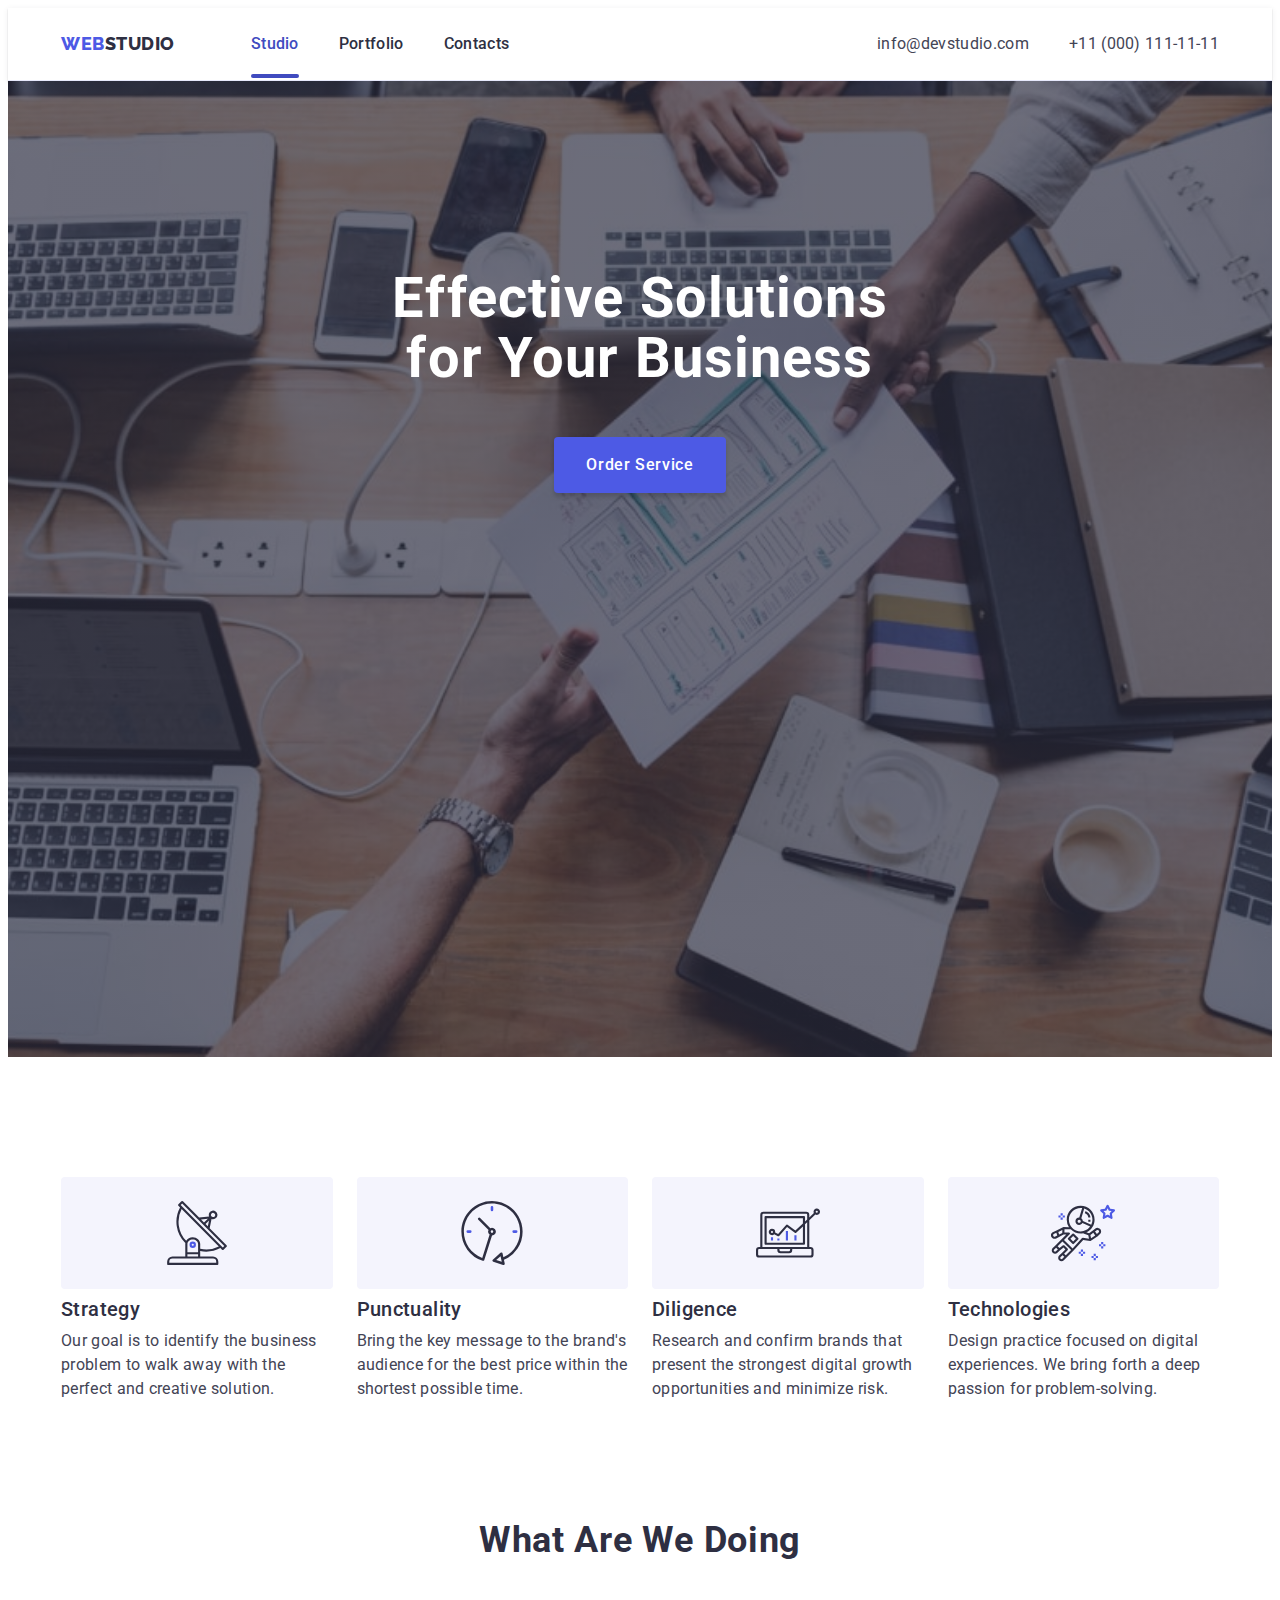
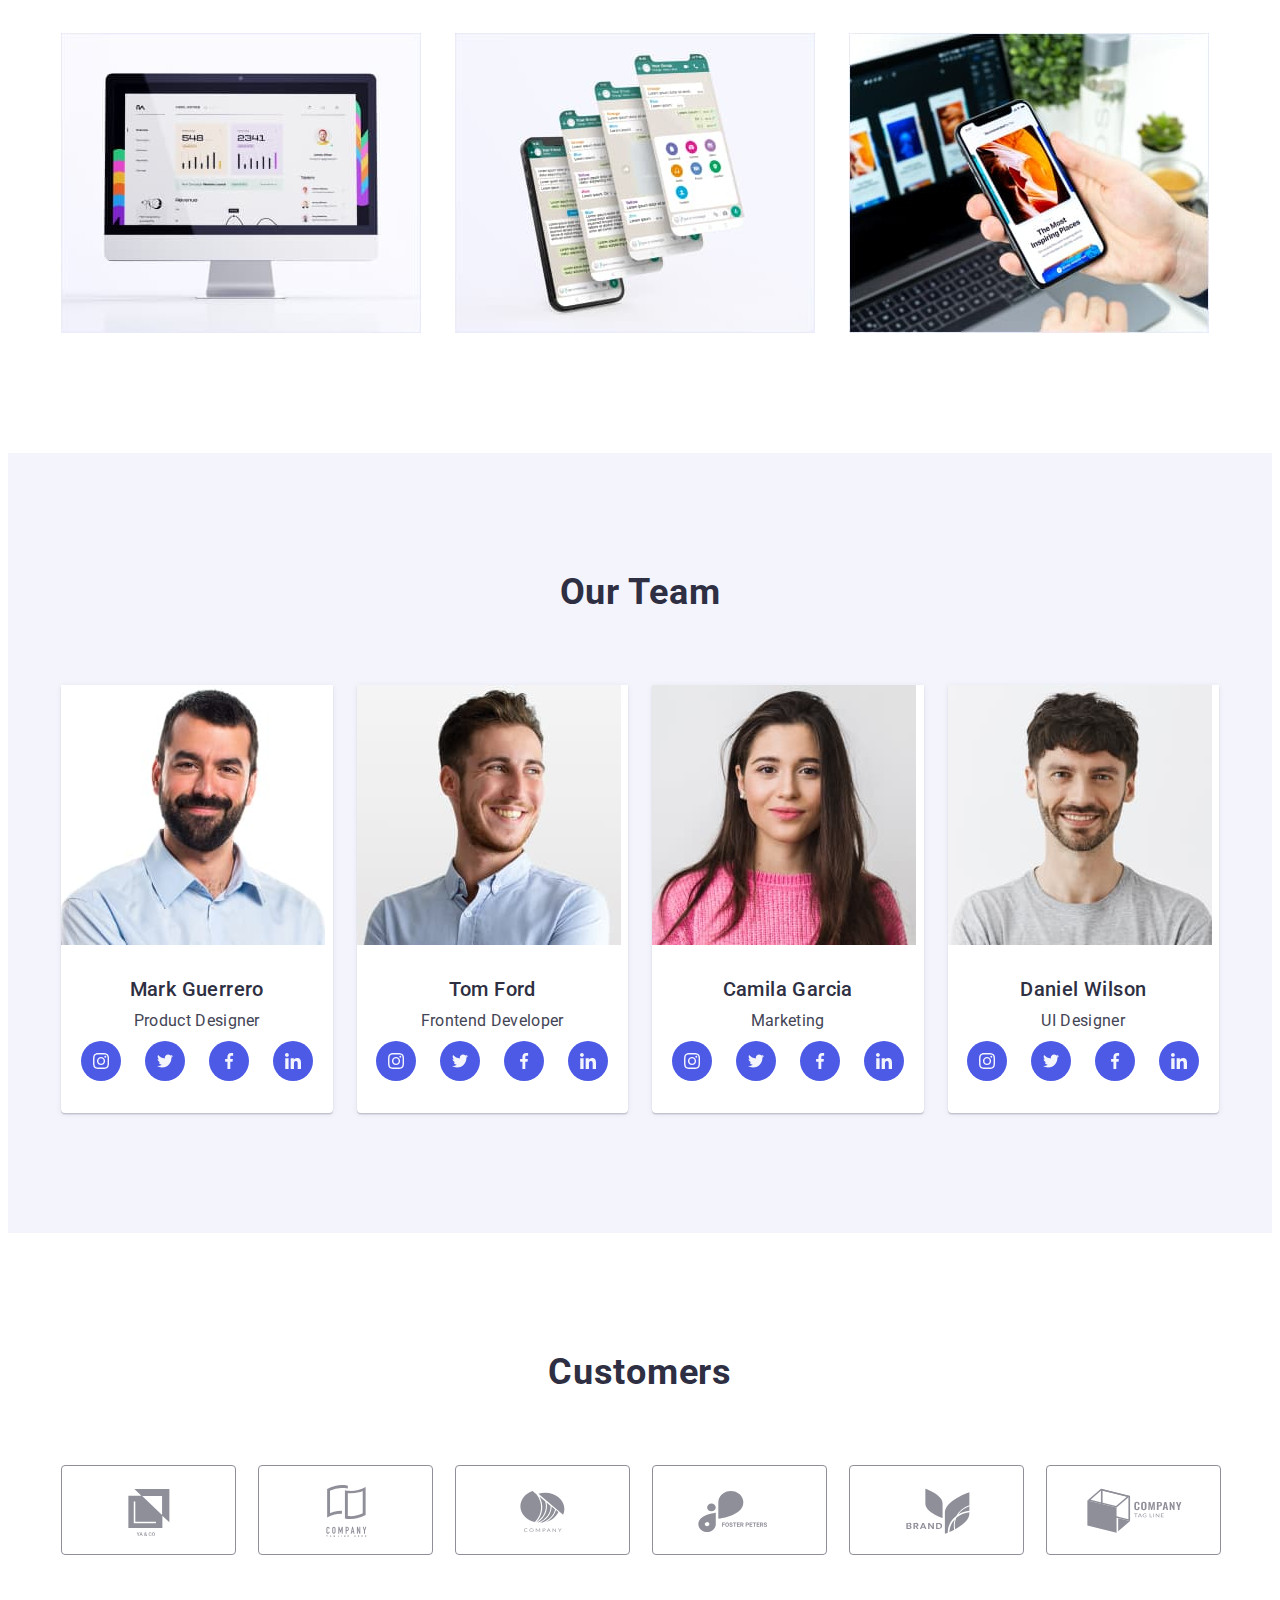
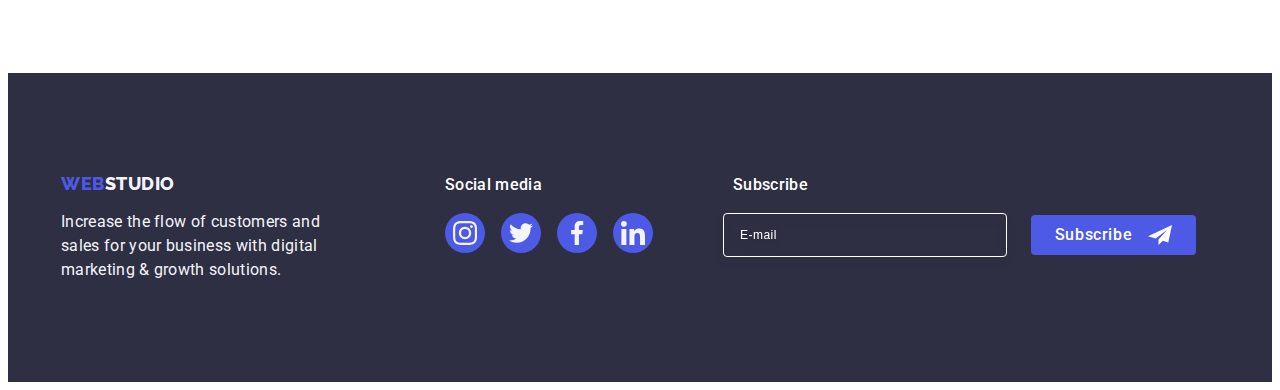
<file: index.html>
<!DOCTYPE html>
<html lang="en">
  <head>
    <meta charset="utf-8" />
    <meta
      name="description"
      content="Web studio description meta tag content"
    />
    <link rel="preconnect" href="https://fonts.googleapis.com" />
    <link rel="preconnect" href="https://fonts.gstatic.com" crossorigin />
    <link
      href="https://fonts.googleapis.com/css2?family=Raleway:wght@800&family=Roboto:wght@400;500;700;900&display=swap"
      rel="stylesheet"
    />
    <title>Web studio is effective solutions for your business</title>
    <link
      rel="stylesheet"
      href="https://cdnjs.cloudflare.com/ajax/libs/modern-normalize/2.0.0/modern-normalize.min.css"
      integrity="sha512-4xo8blKMVCiXpTaLzQSLSw3KFOVPWhm/TRtuPVc4WG6kUgjH6J03IBuG7JZPkcWMxJ5huwaBpOpnwYElP/m6wg=="
      crossorigin="anonymous"
      referrerpolicy="no-referrer"
    />
    <link rel="stylesheet" href="./css/styles.css" />
  </head>

  <body>
    <header class="header">
      <div class="container header-container">
        <nav class="header-nav">
          <a class="header-logo link" href="./index.html"
            >Web<span class="header-logo-span">Studio</span></a
          >
          <ul class="header-menu list">
            <li class="header-menu-item">
              <a class="header-menu-link link current" href="./index.html"
                >Studio</a
              >
            </li>
            <li class="header-menu-item">
              <a class="header-menu-link link" href="./portfolio.html"
                >Portfolio</a
              >
            </li>
            <li class="header-menu-item">
              <a class="header-menu-link link" href="">Contacts</a>
            </li>
          </ul>
        </nav>
        <address class="header-address">
          <ul class="header-address list">
            <li class="header-address-item">
              <a
                class="header-address-link link"
                href="mailto:info@devstudio.com"
                >info@devstudio.com</a
              >
            </li>
            <li class="header-address-item">
              <a class="header-address-link link" href="tel:+110001111111"
                >+11 (000) 111-11-11</a
              >
            </li>
          </ul>
        </address>
      </div>
    </header>

    <main>
      <section class="hero">
        <div class="container hero-container">
          <h1 class="hero-title">Effective Solutions for Your Business</h1>
          <button type="button" class="hero-button" data-modal-open>
            Order Service
          </button>
        </div>
      </section>

      <section class="benefits">
        <div class="container benefits-container">
          <h2 class="visually-hidden">Benefits</h2>
          <ul class="benefits-list list">
            <li class="benefits-item">
              <div class="benefits-icon">
                <svg width="64" height="64">
                  <use href="./images/icons.svg#icon-antenna1"></use>
                </svg>
              </div>
              <h3 class="benefits-subtitle">Strategy</h3>
              <p class="benefits-text">
                Our goal is to identify the business problem to walk away with
                the perfect and creative solution.
              </p>
            </li>
            <li class="benefits-item">
              <div class="benefits-icon">
                <svg width="64" height="64">
                  <use href="./images/icons.svg#icon-clock1"></use>
                </svg>
              </div>
              <h3 class="benefits-subtitle">Punctuality</h3>
              <p class="benefits-text">
                Bring the key message to the brand's audience for the best price
                within the shortest possible time.
              </p>
            </li>
            <li class="benefits-item">
              <div class="benefits-icon">
                <svg width="64" height="64">
                  <use href="./images/icons.svg#icon-diagram1"></use>
                </svg>
              </div>
              <h3 class="benefits-subtitle">Diligence</h3>
              <p class="benefits-text">
                Research and confirm brands that present the strongest digital
                growth opportunities and minimize risk.
              </p>
            </li>
            <li class="benefits-item">
              <div class="benefits-icon">
                <svg width="64" height="64">
                  <use href="./images/icons.svg#icon-astronaut1"></use>
                </svg>
              </div>
              <h3 class="benefits-subtitle">Technologies</h3>
              <p class="benefits-text">
                Design practice focused on digital experiences. We bring forth a
                deep passion for problem-solving.
              </p>
            </li>
          </ul>
        </div>
      </section>

      <section class="doing">
        <div class="container doing-container">
          <h2 class="doing-title">What are we doing</h2>
          <ul class="doing-list list">
            <li class="doing-item">
              <img
                src="./images/img1.jpg"
                alt="web site development"
                width="360"
                height="300"
              />
            </li>
            <li class="doing-item">
              <img
                src="./images/img2.jpg"
                alt="application development"
                width="360"
                height="300"
              />
            </li>
            <li class="doing-item">
              <img
                src="./images/img3.jpg"
                alt="graphic design of mobile applications"
                width="360"
                height="300"
              />
            </li>
          </ul>
        </div>
      </section>

      <section class="team">
        <div class="container team-container">
          <h2 class="team-title">Our Team</h2>
          <ul class="team-list list">
            <li class="team-item">
              <img
                src="./images/img4.jpg"
                alt="Mark Guerrero"
                width="264"
                height="260"
              />
              <div class="team-content">
                <h3 class="team-subtitle">Mark Guerrero</h3>
                <p class="team-text">Product Designer</p>
                <ul class="team-icon-list list">
                  <li class="team-icon-item">
                    <a class="team-icon-link link" href="">
                      <svg class="team-icon" width="16" height="16">
                        <use href="./images/icons.svg#icon-instagram2"></use>
                      </svg>
                    </a>
                  </li>
                  <li class="team-icon-item">
                    <a class="team-icon-link link" href="">
                      <svg class="team-icon" width="16" height="16">
                        <use href="./images/icons.svg#icon-twitter1"></use>
                      </svg>
                    </a>
                  </li>
                  <li class="team-icon-item">
                    <a class="team-icon-link link" href="">
                      <svg class="team-icon" width="16" height="16">
                        <use href="./images/icons.svg#icon-facebook1"></use>
                      </svg>
                    </a>
                  </li>
                  <li class="team-icon-item">
                    <a class="team-icon-link link" href="">
                      <svg class="team-icon" width="16" height="16">
                        <use href="./images/icons.svg#icon-linkedin1"></use>
                      </svg>
                    </a>
                  </li>
                </ul>
              </div>
            </li>
            <li class="team-item">
              <img
                src="./images/img5.jpg"
                alt="Tom Ford"
                width="264"
                height="260"
              />
              <div class="team-content">
                <h3 class="team-subtitle">Tom Ford</h3>
                <p class="team-text">Frontend Developer</p>
                <ul class="team-icon-list list">
                  <li class="team-icon-item">
                    <a class="team-icon-link link" href="">
                      <svg class="team-icon" width="16" height="16">
                        <use href="./images/icons.svg#icon-instagram2"></use>
                      </svg>
                    </a>
                  </li>
                  <li class="team-icon-item">
                    <a class="team-icon-link link" href="">
                      <svg class="team-icon" width="16" height="16">
                        <use href="./images/icons.svg#icon-twitter1"></use>
                      </svg>
                    </a>
                  </li>
                  <li class="team-icon-item">
                    <a class="team-icon-link link" href="">
                      <svg class="team-icon" width="16" height="16">
                        <use href="./images/icons.svg#icon-facebook1"></use>
                      </svg>
                    </a>
                  </li>
                  <li class="team-icon-item">
                    <a class="team-icon-link link" href="">
                      <svg class="team-icon" width="16" height="16">
                        <use href="./images/icons.svg#icon-linkedin1"></use>
                      </svg>
                    </a>
                  </li>
                </ul>
              </div>
            </li>
            <li class="team-item">
              <img
                src="./images/img6.jpg"
                alt="Camila Garcia"
                width="264"
                height="260"
              />
              <div class="team-content">
                <h3 class="team-subtitle">Camila Garcia</h3>
                <p class="team-text">Marketing</p>
                <ul class="team-icon-list list">
                  <li class="team-icon-item">
                    <a class="team-icon-link link" href="">
                      <svg class="team-icon" width="16" height="16">
                        <use href="./images/icons.svg#icon-instagram2"></use>
                      </svg>
                    </a>
                  </li>
                  <li class="team-icon-item">
                    <a class="team-icon-link link" href="">
                      <svg class="team-icon" width="16" height="16">
                        <use href="./images/icons.svg#icon-twitter1"></use>
                      </svg>
                    </a>
                  </li>
                  <li class="team-icon-item">
                    <a class="team-icon-link link" href="">
                      <svg class="team-icon" width="16" height="16">
                        <use href="./images/icons.svg#icon-facebook1"></use>
                      </svg>
                    </a>
                  </li>
                  <li class="team-icon-item">
                    <a class="team-icon-link link" href="">
                      <svg class="team-icon" width="16" height="16">
                        <use href="./images/icons.svg#icon-linkedin1"></use>
                      </svg>
                    </a>
                  </li>
                </ul>
              </div>
            </li>
            <li class="team-item">
              <img
                src="./images/img7.jpg"
                alt="Daniel Wilson"
                width="264"
                height="260"
              />
              <div class="team-content">
                <h3 class="team-subtitle">Daniel Wilson</h3>
                <p class="team-text">UI Designer</p>
                <ul class="team-icon-list list">
                  <li class="team-icon-item">
                    <a class="team-icon-link link" href="">
                      <svg class="team-icon" width="16" height="16">
                        <use href="./images/icons.svg#icon-instagram2"></use>
                      </svg>
                    </a>
                  </li>
                  <li class="team-icon-item">
                    <a class="team-icon-link link" href="">
                      <svg class="team-icon" width="16" height="16">
                        <use href="./images/icons.svg#icon-twitter1"></use>
                      </svg>
                    </a>
                  </li>
                  <li class="team-icon-item">
                    <a class="team-icon-link link" href="">
                      <svg class="team-icon" width="16" height="16">
                        <use href="./images/icons.svg#icon-facebook1"></use>
                      </svg>
                    </a>
                  </li>
                  <li class="team-icon-item">
                    <a class="team-icon-link link" href="">
                      <svg class="team-icon" width="16" height="16">
                        <use href="./images/icons.svg#icon-linkedin1"></use>
                      </svg>
                    </a>
                  </li>
                </ul>
              </div>
            </li>
          </ul>
        </div>
      </section>

      <section class="customers">
        <div class="container customers-container">
          <h2 class="customers-title">Customers</h2>
          <ul class="customers-list list">
            <li class="customers-item">
              <a class="customers-link link" href="">
                <svg class="customers-icon" width="104" height="56">
                  <use href="./images/icons.svg#icon-Logo"></use>
                </svg>
              </a>
            </li>
            <li class="customers-item">
              <a class="customers-link link" href="">
                <svg class="customers-icon" width="104" height="56">
                  <use href="./images/icons.svg#icon-Logo1"></use>
                </svg>
              </a>
            </li>
            <li class="customers-item">
              <a class="customers-link link" href="">
                <svg class="customers-icon" width="104" height="56">
                  <use href="./images/icons.svg#icon-Logo2"></use>
                </svg>
              </a>
            </li>
            <li class="customers-item">
              <a class="customers-link link" href="">
                <svg class="customers-icon" width="104" height="56">
                  <use href="./images/icons.svg#icon-Logo3"></use>
                </svg>
              </a>
            </li>
            <li class="customers-item">
              <a class="customers-link link" href="">
                <svg class="customers-icon" width="104" height="56">
                  <use href="./images/icons.svg#icon-Logo4"></use>
                </svg>
              </a>
            </li>
            <li class="customers-item">
              <a class="customers-link link" href="">
                <svg class="customers-icon" width="104" height="56">
                  <use href="./images/icons.svg#icon-Logo5"></use>
                </svg>
              </a>
            </li>
          </ul>
        </div>
      </section>
    </main>

    <footer class="footer">
      <div class="container footer-container">
        <div class="footer-top">
          <a class="footer-logo link" href="./index.html"
            >Web<span class="footer-logo-span">Studio</span></a
          >
          <p class="footer-text">
            Increase the flow of customers and sales for your business with
            digital marketing & growth solutions.
          </p>
        </div>
        <div class="footer-social">
          <p class="footer-social-text">Social media</p>
          <ul class="footer-social-list list">
            <li class="footer-social-item">
              <a class="footer-social-link link" href="">
                <svg class="footer-icon" width="24" height="24">
                  <use href="./images/icons.svg#icon-instagram2"></use>
                </svg>
              </a>
            </li>
            <li class="footer-social-item">
              <a class="footer-social-link link" href="">
                <svg class="footer-icon" width="24" height="24">
                  <use href="./images/icons.svg#icon-twitter1"></use>
                </svg>
              </a>
            </li>
            <li class="footer-social-item">
              <a class="footer-social-link link" href="">
                <svg class="footer-icon" width="24" height="24">
                  <use href="./images/icons.svg#icon-facebook1"></use>
                </svg>
              </a>
            </li>
            <li class="footer-social-item">
              <a class="footer-social-link link" href="">
                <svg class="footer-icon" width="24" height="24">
                  <use href="./images/icons.svg#icon-linkedin1"></use>
                </svg>
              </a>
            </li>
          </ul>
        </div>
        <div class="footer-form">
          <p class="form-title">Subscribe</p>
          <form class="form" name="subscribe">
            <label class="form-label">
              <input
                class="form-input"
                type="email"
                name="email"
                placeholder="E-mail"
              />
            </label>
            <button class="form-button" type="submit">
              Subscribe
              <svg class="form-button-icon" width="24" height="24">
                <use href="./images/icons.svg#icon-Frame"></use>
              </svg>
            </button>
          </form>
        </div>
      </div>
    </footer>

    <div class="backdrop is-hidden" data-modal>
      <div class="modal">
        <button type="button" class="modal-button" data-modal-close>
          <svg class="modal-button-icon" width="8" height="8">
            <use href="./images/icons.svg#icon-close-black"></use>
          </svg>
        </button>
        <p class="modal-title">Leave your contacts and we will call you back</p>
        <form class="modal-form" name="modal-form">
          <div class="modal-field">
            <label class="modal-label" for="user-name">Name</label>
            <div class="input-wrap">
              <input
                class="modal-input"
                type="text"
                name="user-name"
                id="user-name"
                required
              />
              <svg class="input-icon" width="18" height="24">
                <use href="./images/icons.svg#icon-person"></use>
              </svg>
            </div>
          </div>
          <div class="modal-field">
            <label class="modal-label" for="user-tel">Phone</label>
            <div class="input-wrap">
              <input
                class="modal-input"
                type="tel"
                name="user-tel"
                id="user-tel"
                required
              />
              <svg class="input-icon" width="18" height="24">
                <use href="./images/icons.svg#icon-phone"></use>
              </svg>
            </div>
          </div>
          <div class="modal-field">
            <label class="modal-label" for="user-email">Email</label>
            <div class="input-wrap">
              <input
                class="modal-input"
                type="email"
                name="user-email"
                id="user-email"
                required
              />
              <svg class="input-icon" width="18" height="24">
                <use href="./images/icons.svg#icon-email"></use>
              </svg>
            </div>
          </div>
          <div class="modal-field-textarea">
            <label class="modal-label" for="user-comment">Comment</label>
            <textarea
              class="modal-textarea"
              name="user-comment"
              id="user-comment"
              placeholder="Text input"
            ></textarea>
          </div>
          <div class="modal-field-checkbox">
            <input
              class="input-check visually-hidden"
              type="checkbox"
              name="user-privacy"
              id="user-privacy"
              value="true"
            />
            <label class="check-text" for="user-privacy">
              <span class="check-span">
                <svg class="check-icon" width="10" height="8">
                  <use href="./images/icons.svg#icon-Vector"></use>
                </svg>
              </span>
              I accept the terms and conditions of the&nbsp;
              <a class="check-link" href="">Privacy Policy</a>
            </label>
          </div>
          <button class="modal-send-button" type="submit">Send</button>
        </form>
      </div>
    </div>
    <script src="./js/modal.js"></script>
  </body>
</html>
</file>
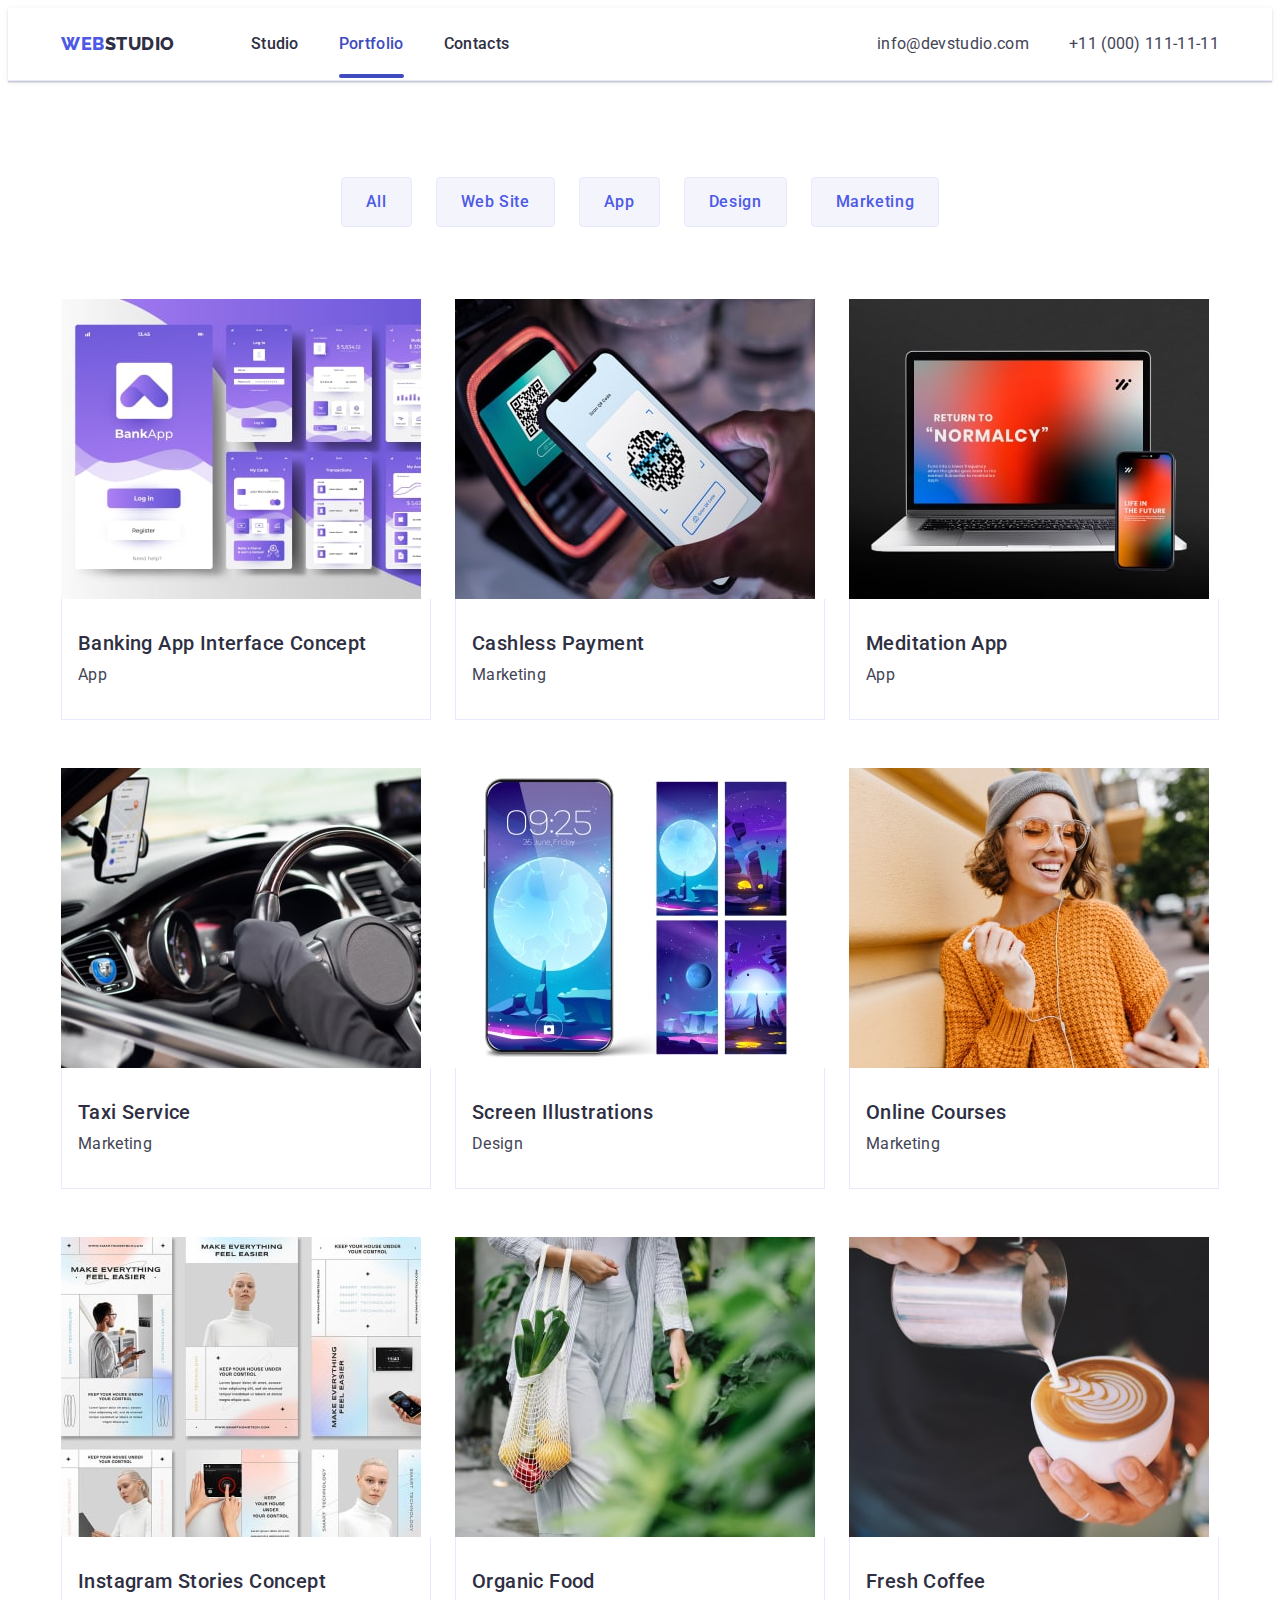
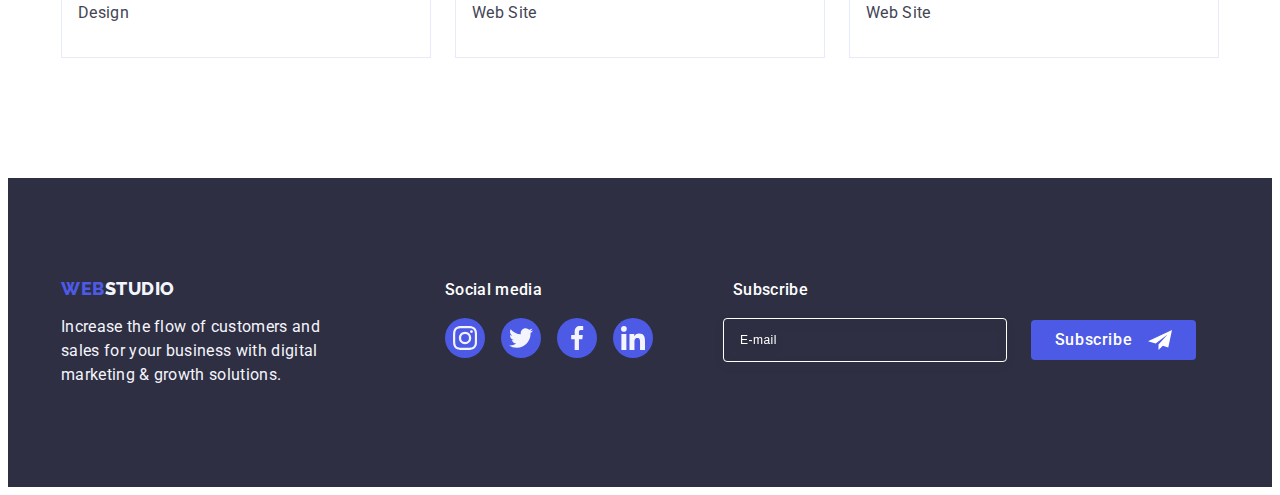
<file: portfolio.html>
<!DOCTYPE html>
<html lang="en">
  <head>
    <meta charset="UTF-8" />
    <meta http-equiv="X-UA-Compatible" content="IE=edge" />
    <meta name="viewport" content="width=device-width, initial-scale=1.0" />
    <link rel="preconnect" href="https://fonts.googleapis.com" />
    <link rel="preconnect" href="https://fonts.gstatic.com" crossorigin />
    <link
      href="https://fonts.googleapis.com/css2?family=Raleway:wght@800&family=Roboto:wght@400;500;700;900&display=swap"
      rel="stylesheet"
    />
    <title>Portfolio</title>
    <link
      rel="stylesheet"
      href="https://cdnjs.cloudflare.com/ajax/libs/modern-normalize/2.0.0/modern-normalize.min.css"
      integrity="sha512-4xo8blKMVCiXpTaLzQSLSw3KFOVPWhm/TRtuPVc4WG6kUgjH6J03IBuG7JZPkcWMxJ5huwaBpOpnwYElP/m6wg=="
      crossorigin="anonymous"
      referrerpolicy="no-referrer"
    />
    <link rel="stylesheet" href="./css/styles.css" />
  </head>

  <body>
    <header class="header">
      <div class="container header-container">
        <nav class="header-nav">
          <a class="header-logo link" href="./index.html"
            >Web<span class="header-logo-span">Studio</span></a
          >
          <ul class="header-menu list">
            <li class="header-menu-item">
              <a class="header-menu-link link" href="./index.html">Studio</a>
            </li>
            <li class="header-menu-item">
              <a class="header-menu-link link current" href="./portfolio.html"
                >Portfolio</a
              >
            </li>
            <li class="header-menu-item">
              <a class="header-menu-link link" href="">Contacts</a>
            </li>
          </ul>
        </nav>
        <address class="header-address">
          <ul class="header-address list">
            <li class="header-address-item">
              <a
                class="header-address-link link"
                href="mailto:info@devstudio.com"
                >info@devstudio.com</a
              >
            </li>
            <li class="header-address-item">
              <a class="header-address-link link" href="tel:+110001111111"
                >+11 (000) 111-11-11</a
              >
            </li>
          </ul>
        </address>
      </div>
    </header>

    <main>
      <section class="portfolio">
        <div class="container portfolio-container">
          <h1 class="visually-hidden">Our projects</h1>
          <ul class="button-list list">
            <li class="button-item">
              <button type="button" class="filter-button">All</button>
            </li>
            <li class="button-item">
              <button type="button" class="filter-button">Web Site</button>
            </li>
            <li class="button-item">
              <button type="button" class="filter-button">App</button>
            </li>
            <li class="button-item">
              <button type="button" class="filter-button">Design</button>
            </li>
            <li class="button-item">
              <button type="button" class="filter-button">Marketing</button>
            </li>
          </ul>
          <ul class="projects-list list">
            <li class="projects-item">
              <a class="projects-link link" href="./portfolio.html">
                <div class="projects-cover">
                  <img
                    src="./images/img-min.jpg"
                    alt="Bank app"
                    width="360"
                    height="300"
                  />
                  <p class="projects-cover-text">
                    14 Stylish and User-Friendly App Design Concepts · Task
                    Manager App · Calorie Tracker App · Exotic Fruit Ecommerce
                    App · Cloud Storage App
                  </p>
                </div>
                <div class="projects-content">
                  <h2 class="projects-subtitle">
                    Banking App Interface Concept
                  </h2>
                  <p class="projects-text">App</p>
                </div>
              </a>
            </li>
            <li class="projects-item">
              <a class="projects-link link" href="./portfolio.html">
                <div class="projects-cover">
                  <img
                    src="./images/img-min1.jpg"
                    alt="Cashless payment by phone"
                    width="360"
                    height="300"
                  />
                  <p class="projects-cover-text">
                    14 Stylish and User-Friendly App Design Concepts · Task
                    Manager App · Calorie Tracker App · Exotic Fruit Ecommerce
                    App · Cloud Storage App
                  </p>
                </div>
                <div class="projects-content">
                  <h2 class="projects-subtitle">Cashless Payment</h2>
                  <p class="projects-text">Marketing</p>
                </div>
              </a>
            </li>
            <li class="projects-item">
              <a class="projects-link link" href="./portfolio.html">
                <div class="projects-cover">
                  <img
                    src="./images/img-min2.jpg"
                    alt="Meditation app on a gadget"
                    width="360"
                    height="300"
                  />
                  <p class="projects-cover-text">
                    14 Stylish and User-Friendly App Design Concepts · Task
                    Manager App · Calorie Tracker App · Exotic Fruit Ecommerce
                    App · Cloud Storage App
                  </p>
                </div>
                <div class="projects-content">
                  <h2 class="projects-subtitle">Meditation App</h2>
                  <p class="projects-text">App</p>
                </div>
              </a>
            </li>
            <li class="projects-item">
              <a class="projects-link link" href="./portfolio.html">
                <div class="projects-cover">
                  <img
                    src="./images/img-min3.jpg"
                    alt="Taxi"
                    width="360"
                    height="300"
                  />
                  <p class="projects-cover-text">
                    14 Stylish and User-Friendly App Design Concepts · Task
                    Manager App · Calorie Tracker App · Exotic Fruit Ecommerce
                    App · Cloud Storage App
                  </p>
                </div>
                <div class="projects-content">
                  <h2 class="projects-subtitle">Taxi Service</h2>
                  <p class="projects-text">Marketing</p>
                </div>
              </a>
            </li>
            <li class="projects-item">
              <a class="projects-link link" href="./portfolio.html">
                <div class="projects-cover">
                  <img
                    src="./images/img-min4.jpg"
                    alt="Screen illustrations on phone"
                    width="360"
                    height="300"
                  />
                  <p class="projects-cover-text">
                    14 Stylish and User-Friendly App Design Concepts · Task
                    Manager App · Calorie Tracker App · Exotic Fruit Ecommerce
                    App · Cloud Storage App
                  </p>
                </div>
                <div class="projects-content">
                  <h2 class="projects-subtitle">Screen Illustrations</h2>
                  <p class="projects-text">Design</p>
                </div>
              </a>
            </li>
            <li class="projects-item">
              <a class="projects-link link" href="./portfolio.html">
                <div class="projects-cover">
                  <img
                    src="./images/img-min5.jpg"
                    alt="Online courses"
                    width="360"
                    height="300"
                  />
                  <p class="projects-cover-text">
                    14 Stylish and User-Friendly App Design Concepts · Task
                    Manager App · Calorie Tracker App · Exotic Fruit Ecommerce
                    App · Cloud Storage App
                  </p>
                </div>
                <div class="projects-content">
                  <h2 class="projects-subtitle">Online Courses</h2>
                  <p class="projects-text">Marketing</p>
                </div>
              </a>
            </li>
            <li class="projects-item">
              <a class="projects-link link" href="./portfolio.html">
                <div class="projects-cover">
                  <img
                    src="./images/img-min6.jpg"
                    alt="Instagram stories concept"
                    width="360"
                    height="300"
                  />
                  <p class="projects-cover-text">
                    14 Stylish and User-Friendly App Design Concepts · Task
                    Manager App · Calorie Tracker App · Exotic Fruit Ecommerce
                    App · Cloud Storage App
                  </p>
                </div>
                <div class="projects-content">
                  <h2 class="projects-subtitle">Instagram Stories Concept</h2>
                  <p class="projects-text">Design</p>
                </div>
              </a>
            </li>
            <li class="projects-item">
              <a class="projects-link link" href="./portfolio.html">
                <div class="projects-cover">
                  <img
                    src="./images/img-min7.jpg"
                    alt="Organic food in a grid"
                    width="360"
                    height="300"
                  />
                  <p class="projects-cover-text">
                    14 Stylish and User-Friendly App Design Concepts · Task
                    Manager App · Calorie Tracker App · Exotic Fruit Ecommerce
                    App · Cloud Storage App
                  </p>
                </div>
                <div class="projects-content">
                  <h2 class="projects-subtitle">Organic Food</h2>
                  <p class="projects-text">Web Site</p>
                </div>
              </a>
            </li>
            <li class="projects-item">
              <a class="projects-link link" href="./portfolio.html">
                <div class="projects-cover">
                  <img
                    src="./images/img-min8.jpg"
                    alt="Cup of coffee"
                    width="360"
                    height="300"
                  />
                  <p class="projects-cover-text">
                    14 Stylish and User-Friendly App Design Concepts · Task
                    Manager App · Calorie Tracker App · Exotic Fruit Ecommerce
                    App · Cloud Storage App
                  </p>
                </div>
                <div class="projects-content">
                  <h2 class="projects-subtitle">Fresh Coffee</h2>
                  <p class="projects-text">Web Site</p>
                </div>
              </a>
            </li>
          </ul>
        </div>
      </section>
    </main>

    <footer class="footer">
      <div class="container footer-container">
        <div class="footer-top">
          <a class="footer-logo link" href="./index.html"
            >Web<span class="footer-logo-span">Studio</span></a
          >
          <p class="footer-text">
            Increase the flow of customers and sales for your business with
            digital marketing & growth solutions.
          </p>
        </div>
        <div class="footer-social">
          <p class="footer-social-text">Social media</p>
          <ul class="footer-social-list list">
            <li class="footer-social-item">
              <a class="footer-social-link link" href="">
                <svg class="footer-icon" width="24" height="24">
                  <use href="./images/icons.svg#icon-instagram2"></use>
                </svg>
              </a>
            </li>
            <li class="footer-social-item">
              <a class="footer-social-link link" href="">
                <svg class="footer-icon" width="24" height="24">
                  <use href="./images/icons.svg#icon-twitter1"></use>
                </svg>
              </a>
            </li>
            <li class="footer-social-item">
              <a class="footer-social-link link" href="">
                <svg class="footer-icon" width="24" height="24">
                  <use href="./images/icons.svg#icon-facebook1"></use>
                </svg>
              </a>
            </li>
            <li class="footer-social-item">
              <a class="footer-social-link link" href="">
                <svg class="footer-icon" width="24" height="24">
                  <use href="./images/icons.svg#icon-linkedin1"></use>
                </svg>
              </a>
            </li>
          </ul>
        </div>
        <div class="footer-form">
          <p class="form-title">Subscribe</p>
          <form class="form" name="subscribe">
            <label class="form-label">
              <input
                class="form-input"
                type="email"
                name="email"
                placeholder="E-mail"
              />
            </label>
            <button class="form-button" type="submit">
              Subscribe
              <svg class="form-button-icon" width="24" height="24">
                <use href="./images/icons.svg#icon-Frame"></use>
              </svg>
            </button>
          </form>
        </div>
      </div>
    </footer>
  </body>
</html>
</file>
<file: css/styles.css>
:root {
    --primary-font: 'Roboto', sans-serif;
    --primary-logo-color: #4d5ae5;
    --background-color: #FFFFFF;
    --primary-white-color: #F4F4FD;
    --primary-black-color: #2e2f42;
    --primary-text-color: #434455;
    --border-accent: #E7E9FC;
    --color-icon: #8E8F99;
    --transition: 250ms cubic-bezier(0.4, 0, 0.2, 1);
}

body { 
    font-family: 'Roboto', sans-serif;
    font-style: normal;
    font-weight: 400;
    color: var(--primary-text-color);
    background-color: var(--background-color);
}

p, h1, h2, h3, h4, h5, h6 {
    margin-top: 0;
    margin-bottom: 0;
}

ul {
    margin-top: 0;
    margin-bottom: 0;
    padding-left: 0;
}

img {
    display: block;
}

.link {
    text-decoration: none;
}

.list {
    list-style-type: none;
}

.visually-hidden {
    position: absolute;
    width: 1px;
    height: 1px;
    margin: -1px;
    border: 0;
    padding: 0;
    white-space: nowrap;
    clip-path: inset(100%);
    clip: rect(0 0 0 0);
    overflow: hidden;
}

.container {
    width: 100%;
    max-width: 1158px;
    padding-left: 15px;
    padding-right: 15px;
    margin: 0 auto;
}

/* ----------------header---------------- */

.header {
    padding-top: 24px;
    padding-bottom: 24px;
    border-bottom: 1px solid var(--border-accent);
    box-shadow: 0px 2px 1px rgba(46, 47, 66, 0.08), 0px 1px 1px rgba(46, 47, 66, 0.16), 0px 1px 6px rgba(46, 47, 66, 0.08);
}

.header-container {
    display: flex;
    align-items: center;
}

.header-nav {
    display: flex;
    align-items: center;
    margin-right: 332px;
}

.header-logo {
    font-family: "Raleway", sans-serif;
    font-weight: 800;
    font-size: 18px;
    line-height: 1.17;
    letter-spacing: 0.03em;
    color: var(--primary-logo-color);
    text-transform: uppercase;
    display: flex;
    align-items: center;
    margin-right: 76px;
}

.header-logo-span {
    color: var(--primary-black-color);
}

.header-menu {
    display: flex;
    gap: 40px;
}

.header-menu-link {
    font-weight: 500;
    font-size: 16px;
    line-height: 1.5;
    letter-spacing: 0.02em;
    color: var(--primary-black-color);
    padding: 24px 0;
    transition: color var(--transition);
}

.header-menu-link:hover,
.header-menu-link:focus {
    color: #404bbf;
}

.current {
    position: relative;
    color: #404BBF;
}

.current::after {
    content: '';
    position: absolute;
    left: 0;
    bottom: -1px;
    width: 100%;
    height: 4px;
    border-radius: 2px;
    background-color: #404BBF;
}

.header-address {
    font-style: normal;
    display: flex;
    margin-left: auto;
    gap: 40px;
}

.header-address-link {
    font-size: 16px;
    line-height: 1.5;
    letter-spacing: 0.02em;
    color: var(--primary-text-color);
    transition: color var(--transition);
}

.header-address-link:hover,
.header-address-link:focus {
    color: #404bbf;
}

/* ----------------hero---------------- */

.hero {
    background-color: var(--primary-black-color);
    background-image: linear-gradient(
        rgba(46, 47, 66, 0.7),
        rgba(46, 47, 66, 0.7)),
        url(../images/people-office.jpg);
    background-repeat: no-repeat;
    background-position: center;
    background-size: cover;
    max-width: 1440px;
    height: 600px;
    padding: 188px 0;
    margin: 0 auto;
}

.hero-title {
    font-weight: 700;
    font-size: 56px;
    line-height: 1.07;
    text-align: center;
    letter-spacing: 0.02em;
    color: var(--background-color);
    max-width: 496px;
    margin: 0 auto;
    text-align: center;
    margin-bottom: 48px;
}

.hero-button {
    font-family: 'Roboto', sans-serif;
    font-weight: 500;
    font-size: 16px;
    line-height: 1.5;
    letter-spacing: 0.04em;
    cursor: pointer;
    color: var(--background-color);
    background-color: var(--primary-logo-color);
    box-shadow: 0px 4px 4px rgba(0, 0, 0, 0.15);
    border-radius: 4px;
    padding: 16px 32px;
    display: block;
    margin: 0 auto;
    min-width: 169px;
    height: 56px;
    border: none;
    transition: background-color var(--transition);
}

.hero-button:hover,
.hero-button:focus {
    background-color: #404BBF;
}

/* ----------------benefits---------------- */

.benefits {
    padding: 120px 0;
}

.benefits-list {
    display: flex;
    gap: 24px;
}

.benefits-item {
    width: calc((100% - 72px) / 4);
}

.benefits-icon {
    display: flex;
    align-items: center;
    justify-content: center;
    height: 112px;
    background-color: var(--primary-white-color);
    border-radius: 4px;
    margin-bottom: 8px;
}

.benefits-subtitle {
    font-weight: 500;
    font-size: 20px;
    line-height: 1.2;
    letter-spacing: 0.02em;
    color: var(--primary-black-color);
    margin-bottom: 8px;
}

.benefits-text {
    font-size: 16px;
    line-height: 1.5;
    letter-spacing: 0.02em;
    color: var(--primary-text-color);
}

/* ----------------doing---------------- */

.doing {
    padding-bottom: 120px;
}

.doing-title {
    font-weight: 700;
    font-size: 36px;
    line-height: 1.11;
    text-align: center;
    letter-spacing: 0.02em;
    text-transform: capitalize;
    color: var(--primary-black-color);
    margin-bottom: 72px;
}

.doing-list {
    display: flex;
    gap: 24px;
}

.doing-item {
    width: calc((100% - 48px) / 3);
}

/* ----------------team---------------- */

.team {
    background-color: var(--primary-white-color);
    padding: 120px 0;
}

.team-title {
    font-weight: 700;
    font-size: 36px;
    line-height: 1.11;
    text-align: center;
    letter-spacing: 0.02em;
    text-transform: capitalize;
    color: var(--primary-black-color);
    margin-bottom: 72px;
}

.team-list {
    display: flex;
    gap: 24px;
}

.team-item {
    background-color: var(--background-color);
    width: calc((100% - 72px) / 4);
    border-radius: 0px 0px 4px 4px;
    box-shadow: 0px 1px 6px rgba(46, 47, 66, 0.08), 0px 1px 1px rgba(46, 47, 66, 0.16), 0px 2px 1px rgba(46, 47, 66, 0.08);
}

.team-content {
    padding: 32px 0;
}

.team-subtitle {
    font-weight: 500;
    font-size: 20px;
    line-height: 1.2;
    letter-spacing: 0.02em;
    color: var(--primary-black-color);
    text-align: center;
    margin-bottom: 8px;
}

.team-text {
    font-size: 16px;
    line-height: 1.5;
    letter-spacing: 0.02em;
    color: var(--primary-text-color);
    text-align: center;
    margin-bottom: 8px;
}

.team-icon-list {
    display: flex;
    justify-content: center;
    gap: 24px;
}

.team-icon-item {
    height: 40px;
    width: 40px;
}

.team-icon-link {
    background-color: var(--primary-logo-color);
    height: 100%;
    width: 100%;
    display: flex;
    align-items: center;
    justify-content: center;
    border-radius: 50%;
    transition: background-color var(--transition);
}

.team-icon-link:hover,
.team-icon-link:focus {
    background-color: #404bbf;
}

.team-icon {
    fill: var(--primary-white-color);
}

/* ----------------customers---------------- */

.customers {
    padding: 120px 0;
}

.customers-title {
    font-weight: 700;
    font-size: 36px;
    line-height: 1.11;
    text-align: center;
    letter-spacing: 0.02em;
    text-transform: capitalize;
    color: var(--primary-black-color);
    margin-bottom: 72px;
}

.customers-list {
    display: flex;
    gap: 24px;
}

.customers-item {
    width: calc((100% - 120px) / 6);
    height: 88px;
}

.customers-link {
    width: 100%;
    height: 100%;
    display: flex;
    align-items: center;
    justify-content: center;
    color: var(--color-icon);
    border: 1px solid var(--color-icon);
    border-radius: 4px;
    transition: color var(--transition), border-color var(--transition);
}

.customers-link:hover,
.customers-link:focus {
    color: #404bbf;
    border-color: #404bbf;
}

.customers-icon {
    fill: currentColor;
}

/* ----------------footer---------------- */

.footer {
    background-color: var(--primary-black-color);
    padding: 100px 0;
}

.footer-container {
    display: flex;
    align-items: baseline;
}

.footer-top {
    margin-right: 120px; 
}

.footer-logo {
    font-family: "Raleway", sans-serif;
    font-weight: 800;
    font-size: 18px;
    line-height: 1.17;
    letter-spacing: 0.03em;
    color: var(--primary-logo-color);
    text-transform: uppercase;
    display: inline-block;
    margin-bottom: 16px;
}

.footer-logo-span {
    color: var(--primary-white-color);
}

.footer-text {
    font-size: 16px;
    line-height: 1.5;
    letter-spacing: 0.02em;
    color: var(--primary-white-color);
    max-width: 264px;
}

.footer-social {
    margin-right: 80px;
}

.footer-social-text {
    font-weight: 500;
    font-size: 16px;
    line-height: 1.5;
    letter-spacing: 0.02em;
    color: var(--background-color);
    margin-bottom: 16px;
}

.footer-social-list {
    display: flex;
    gap: 16px;
}

.footer-social-item {
    width: 40px;
    height: 40px;
}

.footer-social-link {
    width: 100%;
    height: 100%;
    display: flex;
    align-items: center;
    justify-content: center;
    background-color: var(--primary-logo-color);
    border-radius: 50%;
    transition: background-color var(--transition);
}

.footer-social-link:hover,
.footer-social-link:focus {
    background-color: #31d0aa;
}

.footer-icon {
    fill: var(--primary-white-color);
}

.footer-form {
    max-width: 453px;
    height: 80px;
}

.form-title {
    font-weight: 500;
    font-size: 16px;
    line-height: 1.5;
    letter-spacing: 0.02em;
    color: var(--background-color);
    margin-bottom: 16px;
}

.form {
    display: flex;
    align-items: center;
    justify-content: center;
    gap: 24px;
}

.form-input {
    width: 264px;
    height: 40px;
    padding-left: 16px;
    border: 1px solid var(--background-color);
    filter: drop-shadow(0px 4px 4px rgba(0, 0, 0, 0.15));
    border-radius: 4px;
    background-color: transparent;
    color: var(--background-color);
    font-size: 12px;
    line-height: 1.5;
    letter-spacing: 0.04em;
}

.form-input::placeholder {
    color: var(--background-color);
    
}

.form-button {
    font-family: 'Roboto', sans-serif;
    font-weight: 500;
    font-size: 16px;
    line-height: 1.5;
    letter-spacing: 0.04em;
    display: flex;
    justify-content: center;
    align-items: center;
    color: var(--background-color);
    background-color: var(--primary-logo-color);
    border-radius: 4px;
    border: none;
    cursor: pointer;
    min-width: 165px;
    height: 40px;
}

.form-button-icon {
    fill: var(--background-color);
    margin-left: 16px;
}

/* ----------------portfolio---------------- */

.portfolio {
    padding-top: 96px;
    padding-bottom: 120px;
}

.button-list {
    display: flex;
    flex-direction: row;
    justify-content: center;
    gap: 24px;
    margin-bottom: 72px;
}

.filter-button {
    font-family: 'Roboto', sans-serif;
    font-weight: 500;
    font-size: 16px;
    line-height: 1.5;
    letter-spacing: 0.04em;
    cursor: pointer;
    color: var(--primary-logo-color);
    background-color: var(--primary-white-color);
    border: 1px solid var(--border-accent);
    border-radius: 4px;
    padding: 12px 24px;
    transition: color var(--transition), background-color var(--transition), box-shadow var(--transition), border-color var(--transition);
}

.filter-button:hover,
.filter-button:focus {
    color: var(--background-color);
    background-color: #404BBF;
    box-shadow: 0px 3px 1px rgba(0, 0, 0, 0.1), 0px 2px 1px rgba(0, 0, 0, 0.08), 0px 2px 2px rgba(0, 0, 0, 0.12);
    border-color: 1px solid transparent;
}

/* ----------------projects---------------- */

.projects-list {
    display: flex;
    flex-wrap: wrap;
    column-gap: 24px;
    row-gap: 48px;
}

.projects-item {
    width: calc((100% - 48px) / 3);
}

.projects-link {
    display: block;
    transition: box-shadow var(--transition);
}

.projects-link:hover,
.projects-link:focus {
    box-shadow: 0px 1px 6px rgba(46, 47, 66, 0.08), 0px 1px 1px rgba(46, 47, 66, 0.16), 0px 2px 1px rgba(46, 47, 66, 0.08);
}

.projects-cover {
    position: relative;
    overflow: hidden;
}

.projects-cover-text {
    position: absolute;
    font-size: 16px;
    line-height: 1.5;
    letter-spacing: 0.02em;
    color: var(--primary-white-color);
    padding: 40px 32px;
    background-color: var(--primary-logo-color);
    mix-blend-mode: normal;
    top: 0;
    left: 0;
    width: 100%;
    height: 100%;
    transform: translateY(100%);
    transition: transform var(--transition);
}

.projects-link:hover .projects-cover-text,
.projects-link:focus .projects-cover-text {
    transform: translateY(0%);
}

.projects-content {
    padding: 32px 16px;
    border: 1px solid var(--border-accent);
    border-top: none;
    transition: border var(--transition), box-shadow var(--transition);
}

.projects-subtitle {
    font-weight: 500;
    font-size: 20px;
    line-height: 1.2;
    letter-spacing: 0.02em;
    color: var(--primary-black-color);
    margin-bottom: 8px;
}

.projects-text {
    font-size: 16px;
    line-height: 1.5;
    letter-spacing: 0.02em;
    color: var(--primary-text-color);
}

/* ----------------backdrop---------------- */

.backdrop {
    position: fixed;
    top: 0;
    left: 0;
    width: 100%;
    height: 100%;
    background-color: rgba(46, 47, 66, 0.4);
    transition: visibility var(--transition), opacity var(--transition);
}

.is-hidden {
    visibility: hidden;
    opacity: 0;
    pointer-events: none;
}

.modal {
    position: absolute;
    top: 50%;
    left: 50%;
    transform: translate(-50%, -50%) scaleY(1);
    width: 408px;
    min-height: 584px;
    background-color: #FCFCFC;
    box-shadow: 0px 1px 1px rgba(0, 0, 0, 0.14), 0px 1px 3px rgba(0, 0, 0, 0.12), 0px 2px 1px rgba(0, 0, 0, 0.2);
    border-radius: 4px;
    transition: transform var(--transition);
    padding: 72px 24px 24px 24px;
}

.backdrop.is-hidden .modal {
    transform: translate(-50%, -50%) scaleY(0);
}

.modal-button {
    position: absolute;
    right: 24px;
    top: 24px;
    width: 24px;
    height: 24px;
    border-radius: 50%;
    display: flex;
    align-items: center;
    justify-content: center;
    background-color: var(--border-accent);
    border: 1px solid rgba(0, 0, 0, 0.1);
    padding: 0;
    cursor: pointer;
    transition: background-color var(--transition), border var(--transition);
}

.modal-button:hover,
.modal-button:focus {
    background-color: #404bbf;
    border: none;
    fill: #ffffff;
}

.modal-button-icon {
    transition: fill var(--transition);
}

.modal-title {
    font-weight: 500;
    font-size: 16px;
    line-height: 1.5;
    text-align: center;
    letter-spacing: 0.02em;
    color: var(--primary-black-color);
    margin-bottom: 16px;
}

.modal-field {
    margin-bottom: 8px;
}

.modal-label {
    font-size: 12px;
    line-height: 1.17;
    letter-spacing: 0.04em;
    color: var(--color-icon);
    display: block;
    margin-bottom: 4px;
}

.input-wrap {
    position: relative;
}

.modal-input {
    width: 100%;
    height: 40px;
    border: 1px solid rgba(46, 47, 66, 0.4);
    border-radius: 4px;
    background-color: transparent;
    outline: transparent;
    padding-left: 38px;
    padding-right: 16px;
    transition: border-color var(--transition);
}

.modal-input:focus {
    border-color: var(--primary-logo-color);
}

.input-icon {
    fill: var(--primary-black-color);
    position: absolute;
    left: 16px;
    top: 50%;
    transform: translateY(-50%);
    transition: fill var(--transition);
}

.modal-input:focus + .input-icon {
    fill: var(--primary-logo-color);
}

.modal-field-textarea {
    margin-bottom: 16px;
}

.modal-textarea {
    width: 100%;
    height: 120px;
    font-size: 12px;
    line-height: 1.17;
    letter-spacing: 0.04em;
    color: rgba(46, 47, 66, 0.4);
    border: 1px solid rgba(46, 47, 66, 0.4);
    border-radius: 4px;
    background-color: transparent;
    outline: transparent;
    padding: 8px 16px;
    resize: none;
    transition: border-color var(--transition);
}

.modal-textarea:focus {
    border-color: var(--primary-logo-color)
}

.modal-field-checkbox {
    margin-bottom: 24px;
}

.check-text {
    font-size: 12px;
    line-height: 1.17;
    letter-spacing: 0.04em;
    color: var(--color-icon);
}

.check-span {
    width: 16px;
    height: 16px;
    margin-right: 8px;
    border: 1px solid rgba(46, 47, 66, 0.4);
    border-radius: 2px;
    display: inline-flex;
    align-items: center;
    justify-content: center;
    fill: transparent;
    transition: background-color var(--transition), border var(--transition), fill var(--transition);
}

.input-check:checked +.check-text span {
    background-color: #404BBF;
    border: none;
    fill: var(--primary-white-color);
}

.check-text a {
    line-height: 1.33;
    text-decoration-line: underline;
    color: var(--primary-logo-color);
}

.modal-send-button {
    font-weight: 500;
    font-size: 16px;
    line-height: 1.5;
    letter-spacing: 0.04em;
    color: var(--background-color);
    background-color: var(--primary-logo-color);
    box-shadow: 0px 4px 4px rgba(0, 0, 0, 0.15);
    border-radius: 4px;
    cursor: pointer;
    border: none;
    min-width: 169px;
    height: 56px;
    display: block;
    margin: 0 auto;
    transition: background-color var(--transition);
}
</file>
